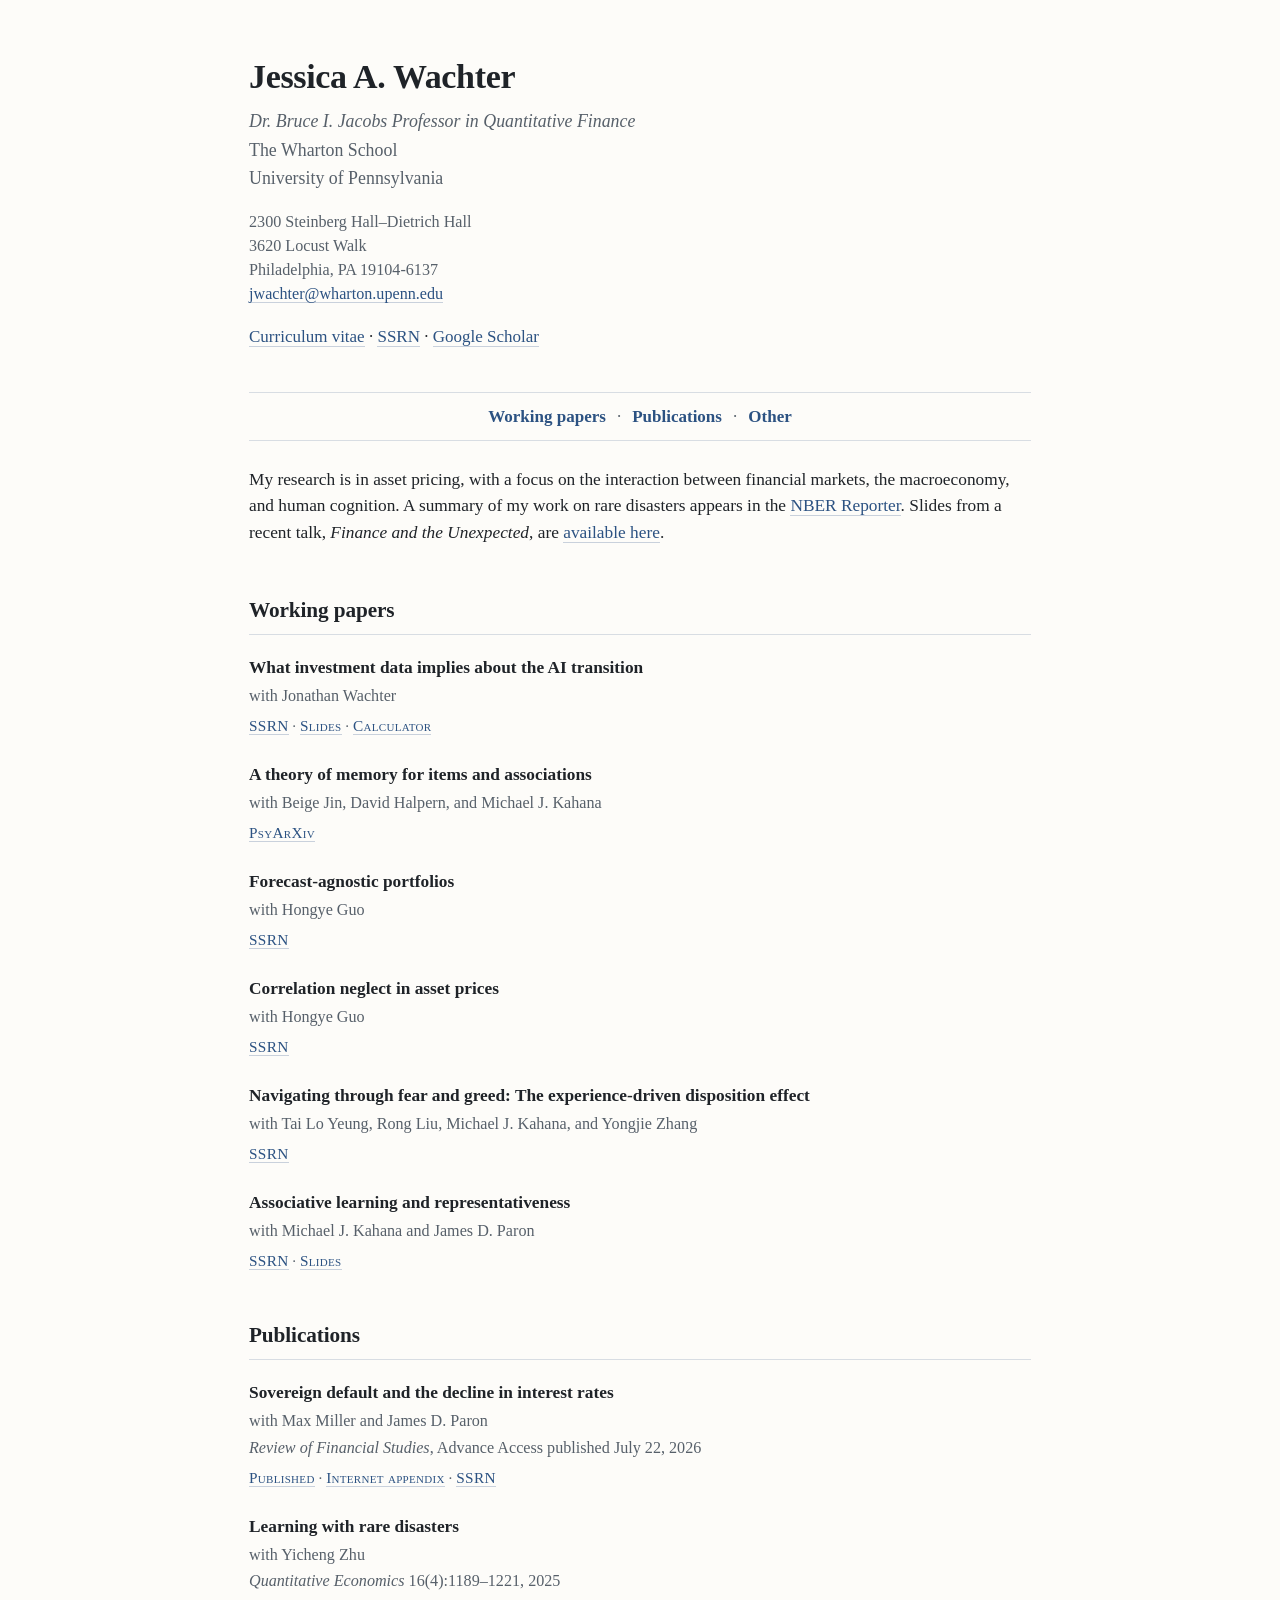
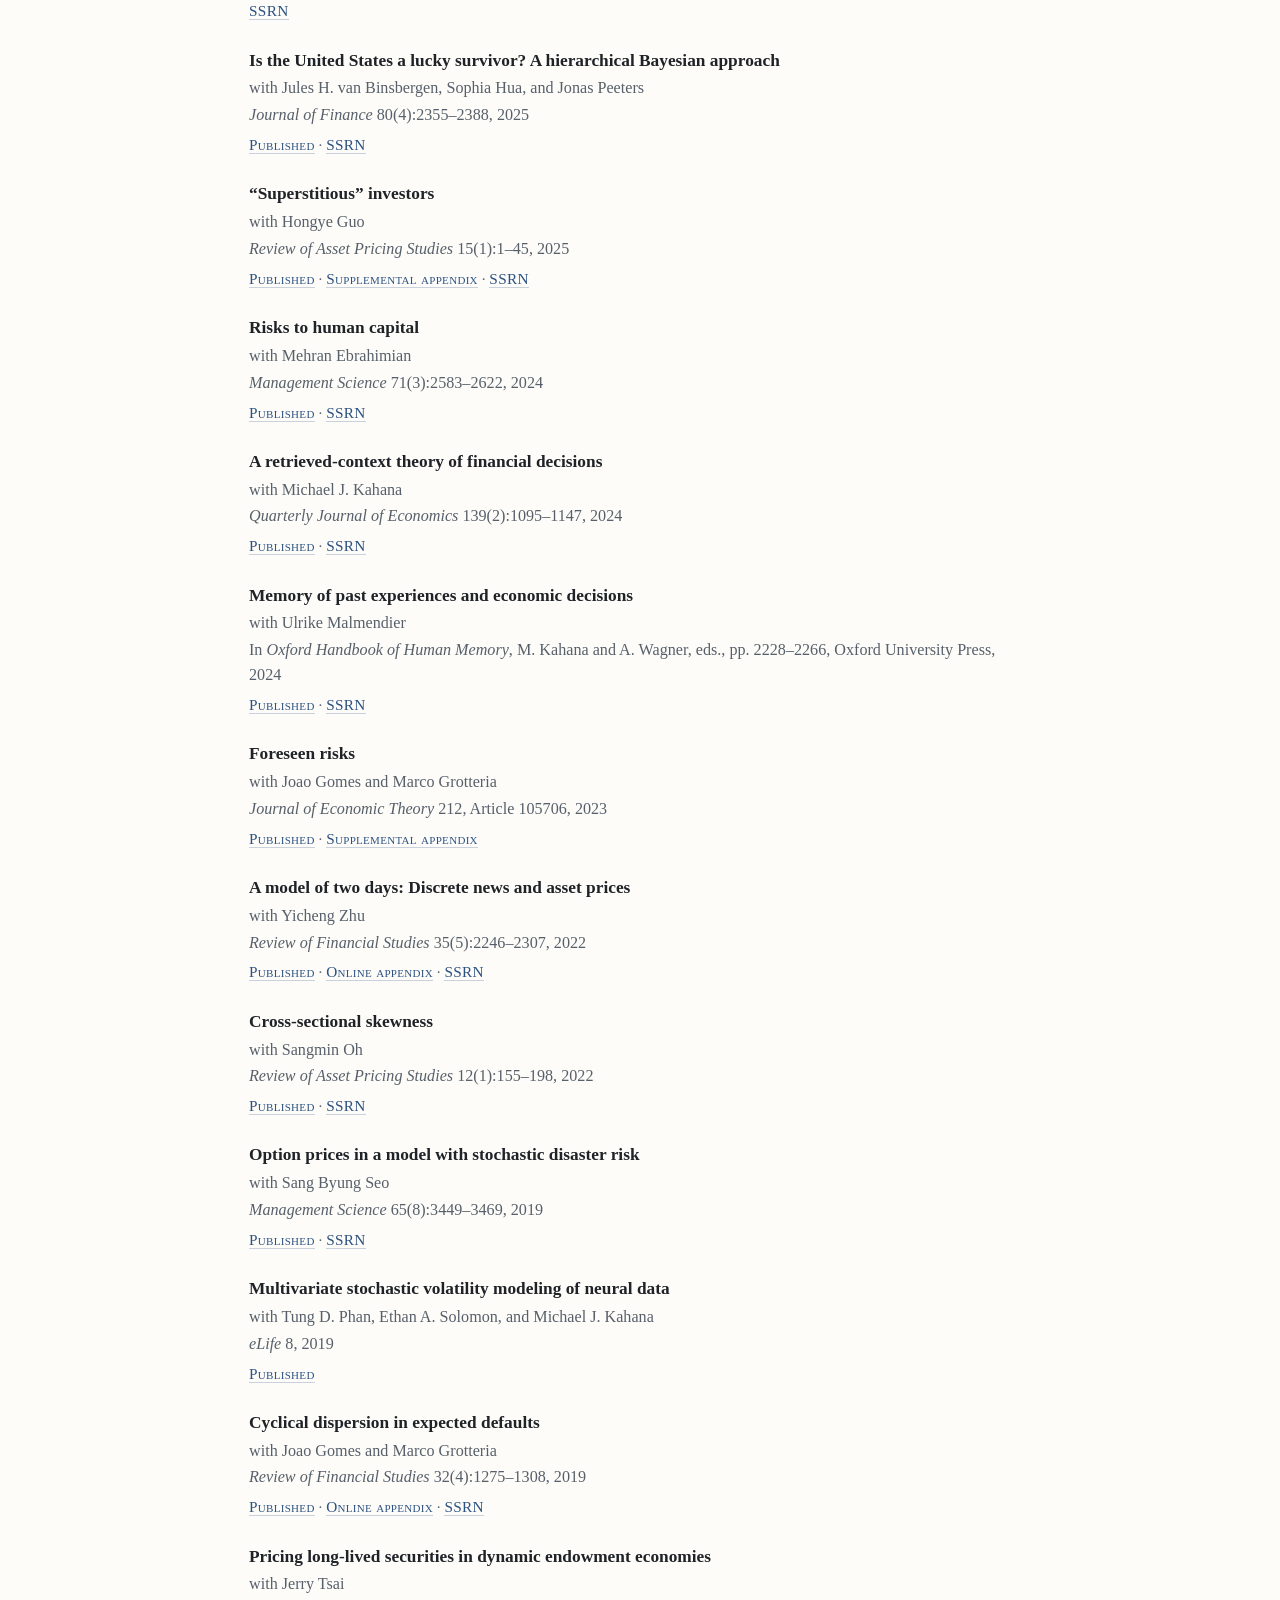
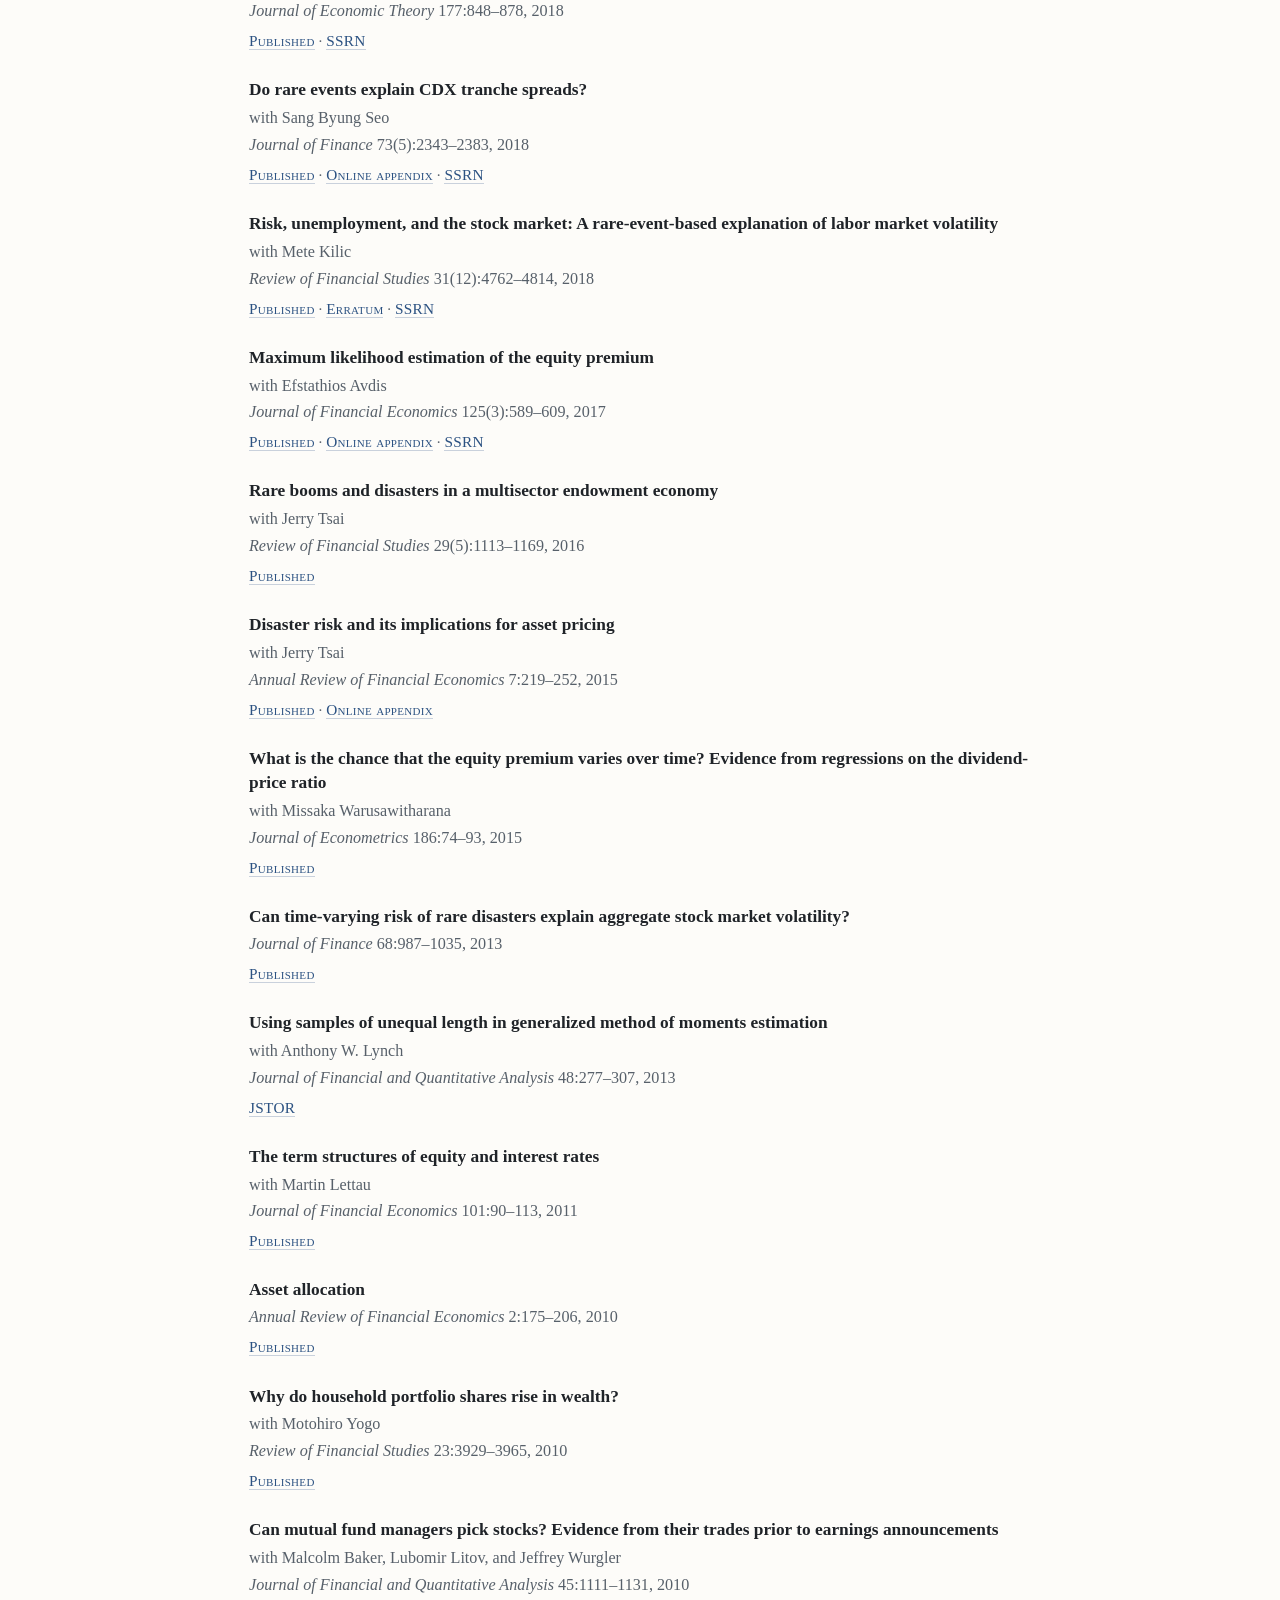
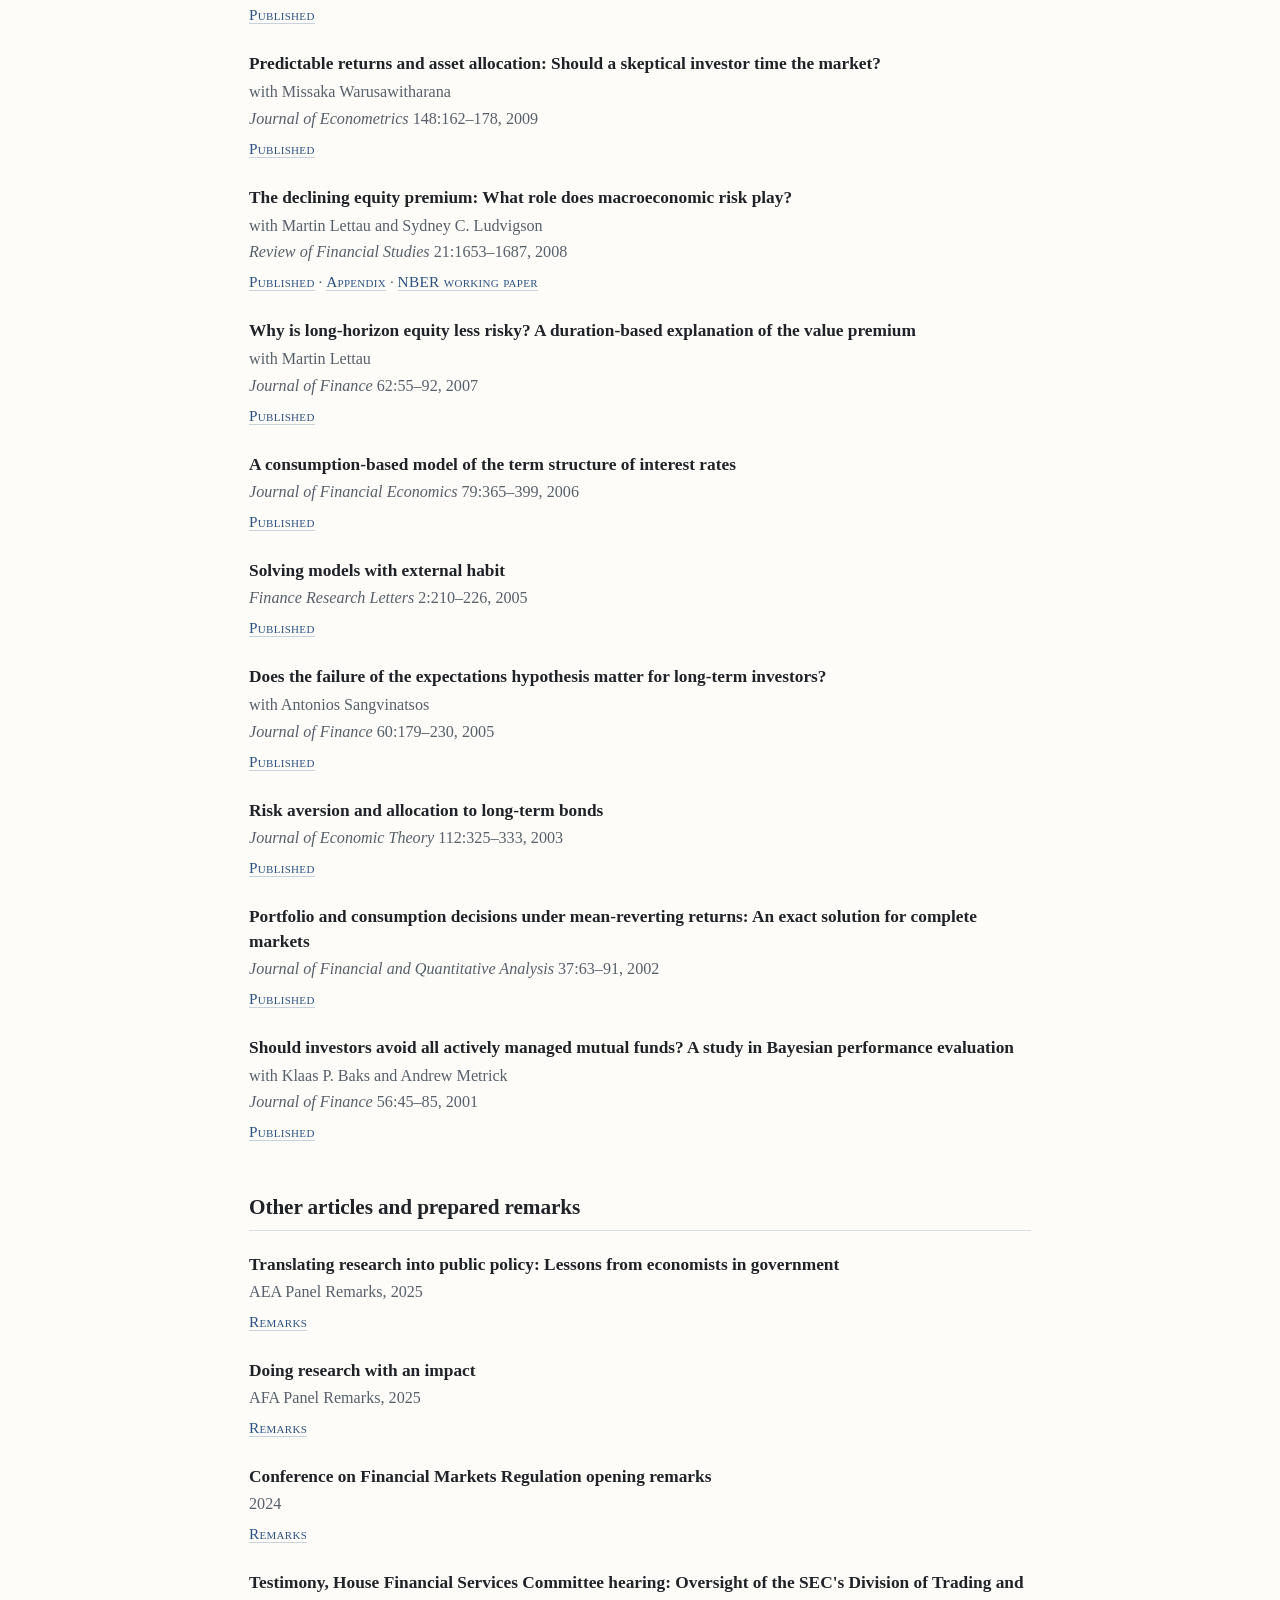
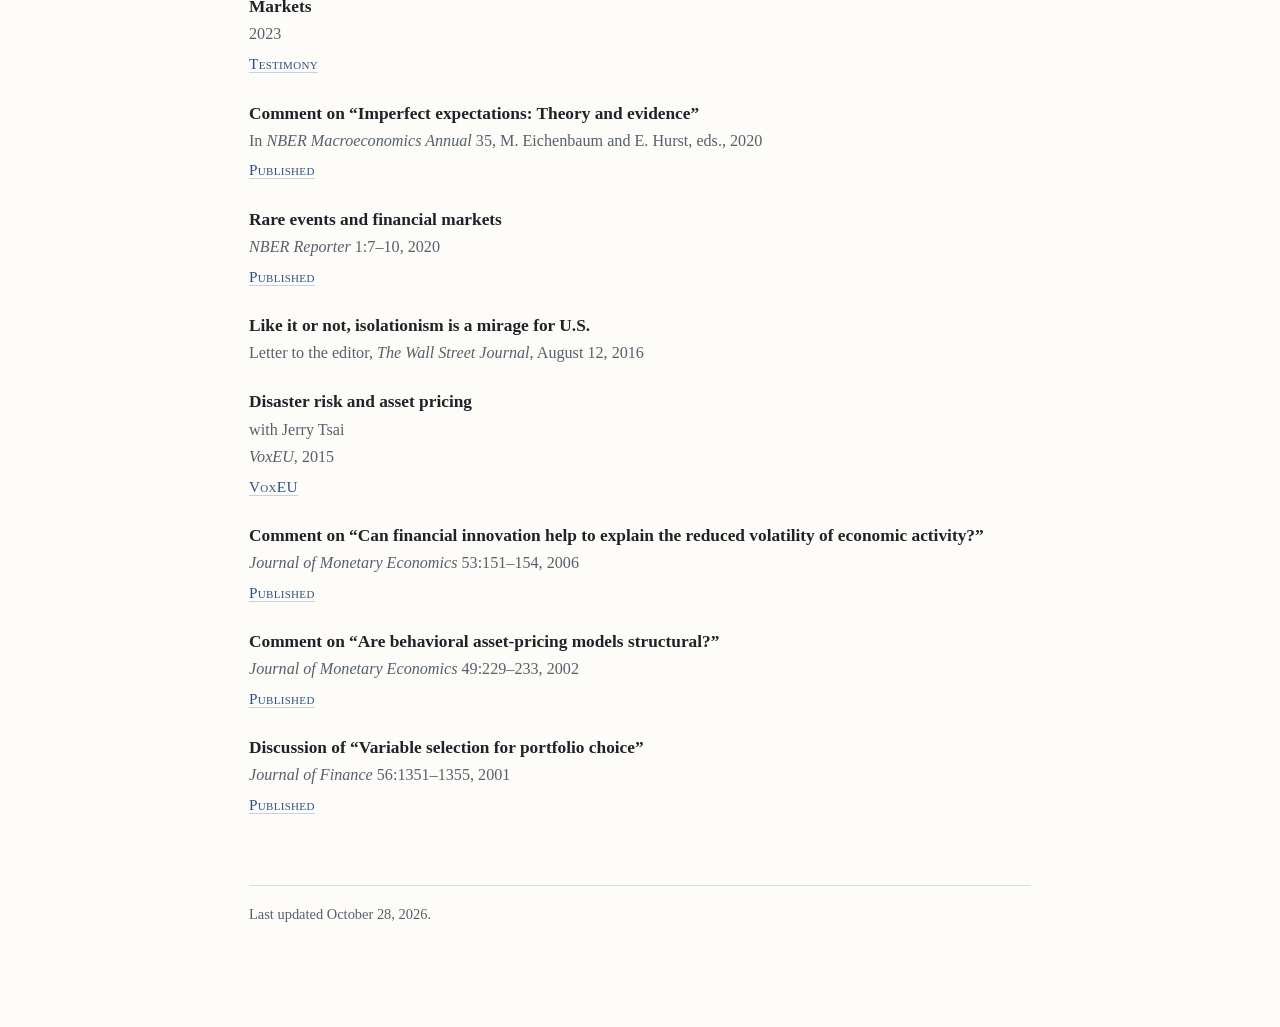
<file: index.html>
<!DOCTYPE html>
<html lang="en">
<head>
  <meta charset="utf-8">
  <meta name="viewport" content="width=device-width, initial-scale=1">
  <title>Jessica A. Wachter</title>
  <meta name="description" content="Jessica A. Wachter — Dr. Bruce I. Jacobs Professor in Quantitative Finance, The Wharton School, University of Pennsylvania.">
  <link rel="stylesheet" href="style.css">
</head>
<body>
<main>

  <header class="bio">
    <h1>Jessica A. Wachter</h1>
    <p class="title">Dr. Bruce I. Jacobs Professor in Quantitative Finance</p>
    <p class="affiliation">
      The Wharton School<br>
      University of Pennsylvania
    </p>
    <p class="contact">
      2300 Steinberg Hall&ndash;Dietrich Hall<br>
      3620 Locust Walk<br>
      Philadelphia, PA 19104-6137<br>
      <a href="mailto:jwachter@wharton.upenn.edu">jwachter@wharton.upenn.edu</a>
    </p>
    <p class="nav-links">
      <a href="cv.pdf">Curriculum vitae</a> &middot;
      <a href="https://papers.ssrn.com/Sol3/Cf_Dev/AbsByAuth.cfm?per_id=159310">SSRN</a> &middot;
      <a href="https://scholar.google.com/citations?user=-i2KYoQAAAAJ&amp;hl=en">Google Scholar</a>
    </p>
  </header>

  <nav class="section-nav" aria-label="Sections">
    <a href="#working-papers">Working papers</a> &middot;
    <a href="#publications">Publications</a> &middot;
    <a href="#other-articles">Other</a>
  </nav>

  <section id="overview">
    <p>
      My research is in asset pricing, with a focus on the interaction between
      financial markets, the macroeconomy, and human cognition. A summary of
      my work on rare disasters appears in the
      <a href="https://www.nber.org/reporter/2020number1/rare-events-and-financial-markets">NBER Reporter</a>.
      Slides from a recent talk, <em>Finance and the Unexpected</em>, are
      <a href="https://www.sec.gov/files/wachter-240509-macrofinance-society-2024.pdf">available here</a>.
    </p>
  </section>

  <section id="working-papers">
    <h2>Working papers</h2>
    <ol class="papers">

      <li>
        <span class="paper-title">What investment data implies about the AI transition</span>
        <span class="authors">with Jonathan Wachter</span>
        <span class="links">
          <a href="https://papers.ssrn.com/sol3/papers.cfm?abstract_id=6465519">SSRN</a>
          &middot;
          <a href="slides/WachterWachterAISlides.pdf">Slides</a>
          &middot;
          <a href="research/ai-transition/">Calculator</a>
        </span>
      </li>

      <li>
        <span class="paper-title">A theory of memory for items and associations</span>
        <span class="authors">with Beige Jin, David Halpern, and Michael J. Kahana</span>
        <span class="links">
          <a href="https://osf.io/preprints/psyarxiv/xm8v6_v2/">PsyArXiv</a>
        </span>
      </li>

      <li>
        <span class="paper-title">Forecast-agnostic portfolios</span>
        <span class="authors">with Hongye Guo</span>
        <span class="links">
          <a href="https://papers.ssrn.com/sol3/papers.cfm?abstract_id=5808182">SSRN</a>
        </span>
      </li>

      <li>
        <span class="paper-title">Correlation neglect in asset prices</span>
        <span class="authors">with Hongye Guo</span>
        <span class="links">
          <a href="https://papers.ssrn.com/sol3/papers.cfm?abstract_id=5268329">SSRN</a>
        </span>
      </li>

      <li>
        <span class="paper-title">Navigating through fear and greed: The experience-driven disposition effect</span>
        <span class="authors">with Tai Lo Yeung, Rong Liu, Michael J. Kahana, and Yongjie Zhang</span>
        <span class="links">
          <a href="https://papers.ssrn.com/sol3/papers.cfm?abstract_id=5290196">SSRN</a>
        </span>
      </li>

      <li>
        <span class="paper-title">Associative learning and representativeness</span>
        <span class="authors">with Michael J. Kahana and James D. Paron</span>
        <span class="links">
          <a href="https://papers.ssrn.com/sol3/papers.cfm?abstract_id=5027769">SSRN</a>
          &middot;
          <a href="slides/KahanaOnyishiParonWachterRepresentativenessSlides.pdf">Slides</a>
        </span>
      </li>

    </ol>
  </section>

  <section id="publications">
    <h2>Publications</h2>
    <ol class="papers">

      <li>
        <span class="paper-title">Sovereign default and the decline in interest rates</span>
        <span class="authors">with Max Miller and James D. Paron</span>
        <span class="meta"><em>Review of Financial Studies</em>, Advance Access published July 22, 2026</span>
        <span class="links">
          <a href="https://doi.org/10.1093/rfs/hhag025">Published</a> &middot;
          <a href="papers/MPWInternetAppendix.pdf">Internet appendix</a> &middot;
          <a href="https://papers.ssrn.com/sol3/papers.cfm?abstract_id=3641568">SSRN</a>
        </span>
      </li>

      <li>
        <span class="paper-title">Learning with rare disasters</span>
        <span class="authors">with Yicheng Zhu</span>
        <span class="meta"><em>Quantitative Economics</em> 16(4):1189&ndash;1221, 2025</span>
        <span class="links">
          <a href="https://papers.ssrn.com/sol3/papers.cfm?abstract_id=3407397">SSRN</a>
        </span>
      </li>

      <li>
        <span class="paper-title">Is the United States a lucky survivor? A hierarchical Bayesian approach</span>
        <span class="authors">with Jules H. van Binsbergen, Sophia Hua, and Jonas Peeters</span>
        <span class="meta"><em>Journal of Finance</em> 80(4):2355&ndash;2388, 2025</span>
        <span class="links">
          <a href="https://doi.org/10.1111/jofi.13452">Published</a> &middot;
          <a href="https://papers.ssrn.com/sol3/papers.cfm?abstract_id=3689958">SSRN</a>
        </span>
      </li>

      <li>
        <span class="paper-title">&ldquo;Superstitious&rdquo; investors</span>
        <span class="authors">with Hongye Guo</span>
        <span class="meta"><em>Review of Asset Pricing Studies</em> 15(1):1&ndash;45, 2025</span>
        <span class="links">
          <a href="https://doi.org/10.1093/rapstu/raae013">Published</a> &middot;
          <a href="papers/SupplementalAppendix.pdf">Supplemental appendix</a> &middot;
          <a href="https://papers.ssrn.com/sol3/papers.cfm?abstract_id=3245298">SSRN</a>
        </span>
      </li>

      <li>
        <span class="paper-title">Risks to human capital</span>
        <span class="authors">with Mehran Ebrahimian</span>
        <span class="meta"><em>Management Science</em> 71(3):2583&ndash;2622, 2024</span>
        <span class="links">
          <a href="https://doi.org/10.1287/mnsc.2022.03068">Published</a> &middot;
          <a href="https://papers.ssrn.com/sol3/papers.cfm?abstract_id=3443906">SSRN</a>
        </span>
      </li>

      <li>
        <span class="paper-title">A retrieved-context theory of financial decisions</span>
        <span class="authors">with Michael J. Kahana</span>
        <span class="meta"><em>Quarterly Journal of Economics</em> 139(2):1095&ndash;1147, 2024</span>
        <span class="links">
          <a href="https://academic.oup.com/qje/article/139/2/1095/7288672">Published</a> &middot;
          <a href="https://papers.ssrn.com/sol3/papers.cfm?abstract_id=3333248">SSRN</a>
        </span>
      </li>

      <li>
        <span class="paper-title">Memory of past experiences and economic decisions</span>
        <span class="authors">with Ulrike Malmendier</span>
        <span class="meta">In <em>Oxford Handbook of Human Memory</em>, M. Kahana and A. Wagner, eds., pp. 2228&ndash;2266, Oxford University Press, 2024</span>
        <span class="links">
          <a href="https://academic.oup.com/edited-volume/57928/chapter/475482667">Published</a> &middot;
          <a href="https://papers.ssrn.com/sol3/papers.cfm?abstract_id=4013583">SSRN</a>
        </span>
      </li>

      <li>
        <span class="paper-title">Foreseen risks</span>
        <span class="authors">with Joao Gomes and Marco Grotteria</span>
        <span class="meta"><em>Journal of Economic Theory</em> 212, Article 105706, 2023</span>
        <span class="links">
          <a href="https://www.sciencedirect.com/science/article/pii/S0022053123001023">Published</a> &middot;
          <a href="papers/SupplementalAppendixBanking.pdf">Supplemental appendix</a>
        </span>
      </li>

      <li>
        <span class="paper-title">A model of two days: Discrete news and asset prices</span>
        <span class="authors">with Yicheng Zhu</span>
        <span class="meta"><em>Review of Financial Studies</em> 35(5):2246&ndash;2307, 2022</span>
        <span class="links">
          <a href="https://academic.oup.com/rfs/article-abstract/35/5/2246/6329649">Published</a> &middot;
          <a href="papers/WachterZhuOnlineAppendix.pdf">Online appendix</a> &middot;
          <a href="https://papers.ssrn.com/sol3/papers.cfm?abstract_id=3044805">SSRN</a>
        </span>
      </li>

      <li>
        <span class="paper-title">Cross-sectional skewness</span>
        <span class="authors">with Sangmin Oh</span>
        <span class="meta"><em>Review of Asset Pricing Studies</em> 12(1):155&ndash;198, 2022</span>
        <span class="links">
          <a href="https://doi.org/10.1093/rapstu/raab023">Published</a> &middot;
          <a href="https://papers.ssrn.com/sol3/papers.cfm?abstract_id=3079715">SSRN</a>
        </span>
      </li>

      <li>
        <span class="paper-title">Option prices in a model with stochastic disaster risk</span>
        <span class="authors">with Sang Byung Seo</span>
        <span class="meta"><em>Management Science</em> 65(8):3449&ndash;3469, 2019</span>
        <span class="links">
          <a href="https://doi.org/10.1287/mnsc.2017.2978">Published</a> &middot;
          <a href="https://papers.ssrn.com/sol3/papers.cfm?abstract_id=2555700">SSRN</a>
        </span>
      </li>

      <li>
        <span class="paper-title">Multivariate stochastic volatility modeling of neural data</span>
        <span class="authors">with Tung D. Phan, Ethan A. Solomon, and Michael J. Kahana</span>
        <span class="meta"><em>eLife</em> 8, 2019</span>
        <span class="links">
          <a href="https://doi.org/10.7554/eLife.42950">Published</a>
        </span>
      </li>

      <li>
        <span class="paper-title">Cyclical dispersion in expected defaults</span>
        <span class="authors">with Joao Gomes and Marco Grotteria</span>
        <span class="meta"><em>Review of Financial Studies</em> 32(4):1275&ndash;1308, 2019</span>
        <span class="links">
          <a href="https://doi.org/10.1093/rfs/hhy085">Published</a> &middot;
          <a href="papers/GGWOnlineAppendix.pdf">Online appendix</a> &middot;
          <a href="https://papers.ssrn.com/sol3/papers.cfm?abstract_id=2949447">SSRN</a>
        </span>
      </li>

      <li>
        <span class="paper-title">Pricing long-lived securities in dynamic endowment economies</span>
        <span class="authors">with Jerry Tsai</span>
        <span class="meta"><em>Journal of Economic Theory</em> 177:848&ndash;878, 2018</span>
        <span class="links">
          <a href="https://doi.org/10.1016/j.jet.2018.07.008">Published</a> &middot;
          <a href="https://papers.ssrn.com/sol3/papers.cfm?abstract_id=2955337">SSRN</a>
        </span>
      </li>

      <li>
        <span class="paper-title">Do rare events explain CDX tranche spreads?</span>
        <span class="authors">with Sang Byung Seo</span>
        <span class="meta"><em>Journal of Finance</em> 73(5):2343&ndash;2383, 2018</span>
        <span class="links">
          <a href="https://doi.org/10.1111/jofi.12705">Published</a> &middot;
          <a href="papers/SeoWachterIA.pdf">Online appendix</a> &middot;
          <a href="https://papers.ssrn.com/sol3/papers.cfm?abstract_id=2839966">SSRN</a>
        </span>
      </li>

      <li>
        <span class="paper-title">Risk, unemployment, and the stock market: A rare-event-based explanation of labor market volatility</span>
        <span class="authors">with Mete Kilic</span>
        <span class="meta"><em>Review of Financial Studies</em> 31(12):4762&ndash;4814, 2018</span>
        <span class="links">
          <a href="https://doi.org/10.1093/rfs/hhy008">Published</a> &middot;
          <a href="papers/KilicWachterErratum.pdf">Erratum</a> &middot;
          <a href="https://papers.ssrn.com/sol3/papers.cfm?abstract_id=2541916">SSRN</a>
        </span>
      </li>

      <li>
        <span class="paper-title">Maximum likelihood estimation of the equity premium</span>
        <span class="authors">with Efstathios Avdis</span>
        <span class="meta"><em>Journal of Financial Economics</em> 125(3):589&ndash;609, 2017</span>
        <span class="links">
          <a href="https://www.sciencedirect.com/science/article/pii/S0304405X17301204">Published</a> &middot;
          <a href="papers/AvdisWachterOnlineAppendix.pdf">Online appendix</a> &middot;
          <a href="https://papers.ssrn.com/sol3/papers.cfm?abstract_id=2443529">SSRN</a>
        </span>
      </li>

      <li>
        <span class="paper-title">Rare booms and disasters in a multisector endowment economy</span>
        <span class="authors">with Jerry Tsai</span>
        <span class="meta"><em>Review of Financial Studies</em> 29(5):1113&ndash;1169, 2016</span>
        <span class="links">
          <a href="https://doi.org/10.1093/rfs/hhv074">Published</a>
        </span>
      </li>

      <li>
        <span class="paper-title">Disaster risk and its implications for asset pricing</span>
        <span class="authors">with Jerry Tsai</span>
        <span class="meta"><em>Annual Review of Financial Economics</em> 7:219&ndash;252, 2015</span>
        <span class="links">
          <a href="https://doi.org/10.1146/annurev-financial-111914-041906">Published</a> &middot;
          <a href="papers/TsaiWachterDisasterSurveyOnlineAppendix.pdf">Online appendix</a>
        </span>
      </li>

      <li>
        <span class="paper-title">What is the chance that the equity premium varies over time? Evidence from regressions on the dividend-price ratio</span>
        <span class="authors">with Missaka Warusawitharana</span>
        <span class="meta"><em>Journal of Econometrics</em> 186:74&ndash;93, 2015</span>
        <span class="links">
          <a href="https://doi.org/10.1016/j.jeconom.2014.05.018">Published</a>
        </span>
      </li>

      <li>
        <span class="paper-title">Can time-varying risk of rare disasters explain aggregate stock market volatility?</span>
        <span class="meta"><em>Journal of Finance</em> 68:987&ndash;1035, 2013</span>
        <span class="links">
          <a href="https://doi.org/10.1111/jofi.12018">Published</a>
        </span>
      </li>

      <li>
        <span class="paper-title">Using samples of unequal length in generalized method of moments estimation</span>
        <span class="authors">with Anthony W. Lynch</span>
        <span class="meta"><em>Journal of Financial and Quantitative Analysis</em> 48:277&ndash;307, 2013</span>
        <span class="links">
          <a href="https://www.jstor.org/stable/43303800">JSTOR</a>
        </span>
      </li>

      <li>
        <span class="paper-title">The term structures of equity and interest rates</span>
        <span class="authors">with Martin Lettau</span>
        <span class="meta"><em>Journal of Financial Economics</em> 101:90&ndash;113, 2011</span>
        <span class="links">
          <a href="https://doi.org/10.1016/j.jfineco.2011.02.014">Published</a>
        </span>
      </li>

      <li>
        <span class="paper-title">Asset allocation</span>
        <span class="meta"><em>Annual Review of Financial Economics</em> 2:175&ndash;206, 2010</span>
        <span class="links">
          <a href="https://doi.org/10.1146/annurev-financial-073009-104026">Published</a>
        </span>
      </li>

      <li>
        <span class="paper-title">Why do household portfolio shares rise in wealth?</span>
        <span class="authors">with Motohiro Yogo</span>
        <span class="meta"><em>Review of Financial Studies</em> 23:3929&ndash;3965, 2010</span>
        <span class="links">
          <a href="https://doi.org/10.1093/rfs/hhq092">Published</a>
        </span>
      </li>

      <li>
        <span class="paper-title">Can mutual fund managers pick stocks? Evidence from their trades prior to earnings announcements</span>
        <span class="authors">with Malcolm Baker, Lubomir Litov, and Jeffrey Wurgler</span>
        <span class="meta"><em>Journal of Financial and Quantitative Analysis</em> 45:1111&ndash;1131, 2010</span>
        <span class="links">
          <a href="https://doi.org/10.1017/S0022109010000426">Published</a>
        </span>
      </li>

      <li>
        <span class="paper-title">Predictable returns and asset allocation: Should a skeptical investor time the market?</span>
        <span class="authors">with Missaka Warusawitharana</span>
        <span class="meta"><em>Journal of Econometrics</em> 148:162&ndash;178, 2009</span>
        <span class="links">
          <a href="https://doi.org/10.1016/j.jeconom.2008.10.009">Published</a>
        </span>
      </li>

      <li>
        <span class="paper-title">The declining equity premium: What role does macroeconomic risk play?</span>
        <span class="authors">with Martin Lettau and Sydney C. Ludvigson</span>
        <span class="meta"><em>Review of Financial Studies</em> 21:1653&ndash;1687, 2008</span>
        <span class="links">
          <a href="https://doi.org/10.1093/rfs/hhm020">Published</a> &middot;
          <a href="papers/LettauLudvigsonWachter2008App.pdf">Appendix</a> &middot;
          <a href="papers/LettauLudvigsonWachter2008WP.pdf">NBER working paper</a>
        </span>
      </li>

      <li>
        <span class="paper-title">Why is long-horizon equity less risky? A duration-based explanation of the value premium</span>
        <span class="authors">with Martin Lettau</span>
        <span class="meta"><em>Journal of Finance</em> 62:55&ndash;92, 2007</span>
        <span class="links">
          <a href="https://doi.org/10.1111/j.1540-6261.2007.01201.x">Published</a>
        </span>
      </li>

      <li>
        <span class="paper-title">A consumption-based model of the term structure of interest rates</span>
        <span class="meta"><em>Journal of Financial Economics</em> 79:365&ndash;399, 2006</span>
        <span class="links">
          <a href="https://doi.org/10.1016/j.jfineco.2005.02.004">Published</a>
        </span>
      </li>

      <li>
        <span class="paper-title">Solving models with external habit</span>
        <span class="meta"><em>Finance Research Letters</em> 2:210&ndash;226, 2005</span>
        <span class="links">
          <a href="https://doi.org/10.1016/j.frl.2005.08.001">Published</a>
        </span>
      </li>

      <li>
        <span class="paper-title">Does the failure of the expectations hypothesis matter for long-term investors?</span>
        <span class="authors">with Antonios Sangvinatsos</span>
        <span class="meta"><em>Journal of Finance</em> 60:179&ndash;230, 2005</span>
        <span class="links">
          <a href="https://doi.org/10.1111/j.1540-6261.2005.00728.x">Published</a>
        </span>
      </li>

      <li>
        <span class="paper-title">Risk aversion and allocation to long-term bonds</span>
        <span class="meta"><em>Journal of Economic Theory</em> 112:325&ndash;333, 2003</span>
        <span class="links">
          <a href="https://doi.org/10.1016/S0022-0531(03)00062-0">Published</a>
        </span>
      </li>

      <li>
        <span class="paper-title">Portfolio and consumption decisions under mean-reverting returns: An exact solution for complete markets</span>
        <span class="meta"><em>Journal of Financial and Quantitative Analysis</em> 37:63&ndash;91, 2002</span>
        <span class="links">
          <a href="https://doi.org/10.2307/3594995">Published</a>
        </span>
      </li>

      <li>
        <span class="paper-title">Should investors avoid all actively managed mutual funds? A study in Bayesian performance evaluation</span>
        <span class="authors">with Klaas P. Baks and Andrew Metrick</span>
        <span class="meta"><em>Journal of Finance</em> 56:45&ndash;85, 2001</span>
        <span class="links">
          <a href="https://doi.org/10.1111/0022-1082.00319">Published</a>
        </span>
      </li>

    </ol>
  </section>

  <section id="other-articles">
    <h2>Other articles and prepared remarks</h2>
    <ol class="papers">

      <li>
        <span class="paper-title">Translating research into public policy: Lessons from economists in government</span>
        <span class="meta">AEA Panel Remarks, 2025</span>
        <span class="links">
          <a href="https://www.sec.gov/files/wachter-aea-panel-remarks-250105.pdf">Remarks</a>
        </span>
      </li>

      <li>
        <span class="paper-title">Doing research with an impact</span>
        <span class="meta">AFA Panel Remarks, 2025</span>
        <span class="links">
          <a href="https://www.sec.gov/newsroom/speeches-statements/2025-afa-panel-remarks-doing-research-impact">Remarks</a>
        </span>
      </li>

      <li>
        <span class="paper-title">Conference on Financial Markets Regulation opening remarks</span>
        <span class="meta">2024</span>
        <span class="links">
          <a href="https://www.sec.gov/files/wachter-cfmr-opening-remarks-240509.pdf">Remarks</a>
        </span>
      </li>

      <li>
        <span class="paper-title">Testimony, House Financial Services Committee hearing: Oversight of the SEC's Division of Trading and Markets</span>
        <span class="meta">2023</span>
        <span class="links">
          <a href="https://docs.house.gov/meetings/BA/BA16/20230622/116143/HHRG-118-BA16-Wstate-WachterJ-20230622.pdf">Testimony</a>
        </span>
      </li>

      <li>
        <span class="paper-title">Comment on &ldquo;Imperfect expectations: Theory and evidence&rdquo;</span>
        <span class="meta">In <em>NBER Macroeconomics Annual</em> 35, M. Eichenbaum and E. Hurst, eds., 2020</span>
        <span class="links">
          <a href="https://doi.org/10.1086/712314">Published</a>
        </span>
      </li>

      <li>
        <span class="paper-title">Rare events and financial markets</span>
        <span class="meta"><em>NBER Reporter</em> 1:7&ndash;10, 2020</span>
        <span class="links">
          <a href="https://www.nber.org/reporter/2020number1/rare-events-and-financial-markets">Published</a>
        </span>
      </li>

      <li>
        <span class="paper-title">Like it or not, isolationism is a mirage for U.S.</span>
        <span class="meta">Letter to the editor, <em>The Wall Street Journal</em>, August 12, 2016</span>
      </li>

      <li>
        <span class="paper-title">Disaster risk and asset pricing</span>
        <span class="authors">with Jerry Tsai</span>
        <span class="meta"><em>VoxEU</em>, 2015</span>
        <span class="links">
          <a href="https://cepr.org/voxeu/columns/disaster-risk-and-its-implications-asset-pricing">VoxEU</a>
        </span>
      </li>

      <li>
        <span class="paper-title">Comment on &ldquo;Can financial innovation help to explain the reduced volatility of economic activity?&rdquo;</span>
        <span class="meta"><em>Journal of Monetary Economics</em> 53:151&ndash;154, 2006</span>
        <span class="links">
          <a href="https://doi.org/10.1016/j.jmoneco.2005.10.008">Published</a>
        </span>
      </li>

      <li>
        <span class="paper-title">Comment on &ldquo;Are behavioral asset-pricing models structural?&rdquo;</span>
        <span class="meta"><em>Journal of Monetary Economics</em> 49:229&ndash;233, 2002</span>
        <span class="links">
          <a href="https://doi.org/10.1016/S0304-3932(01)00102-7">Published</a>
        </span>
      </li>

      <li>
        <span class="paper-title">Discussion of &ldquo;Variable selection for portfolio choice&rdquo;</span>
        <span class="meta"><em>Journal of Finance</em> 56:1351&ndash;1355, 2001</span>
        <span class="links">
          <a href="https://doi.org/10.1111/0022-1082.00370">Published</a>
        </span>
      </li>

    </ol>
  </section>

  <footer>
    <p>Last updated <time datetime="2026-10-28">October 28, 2026</time>.</p>
  </footer>

</main>
</body>
</html>
</file>
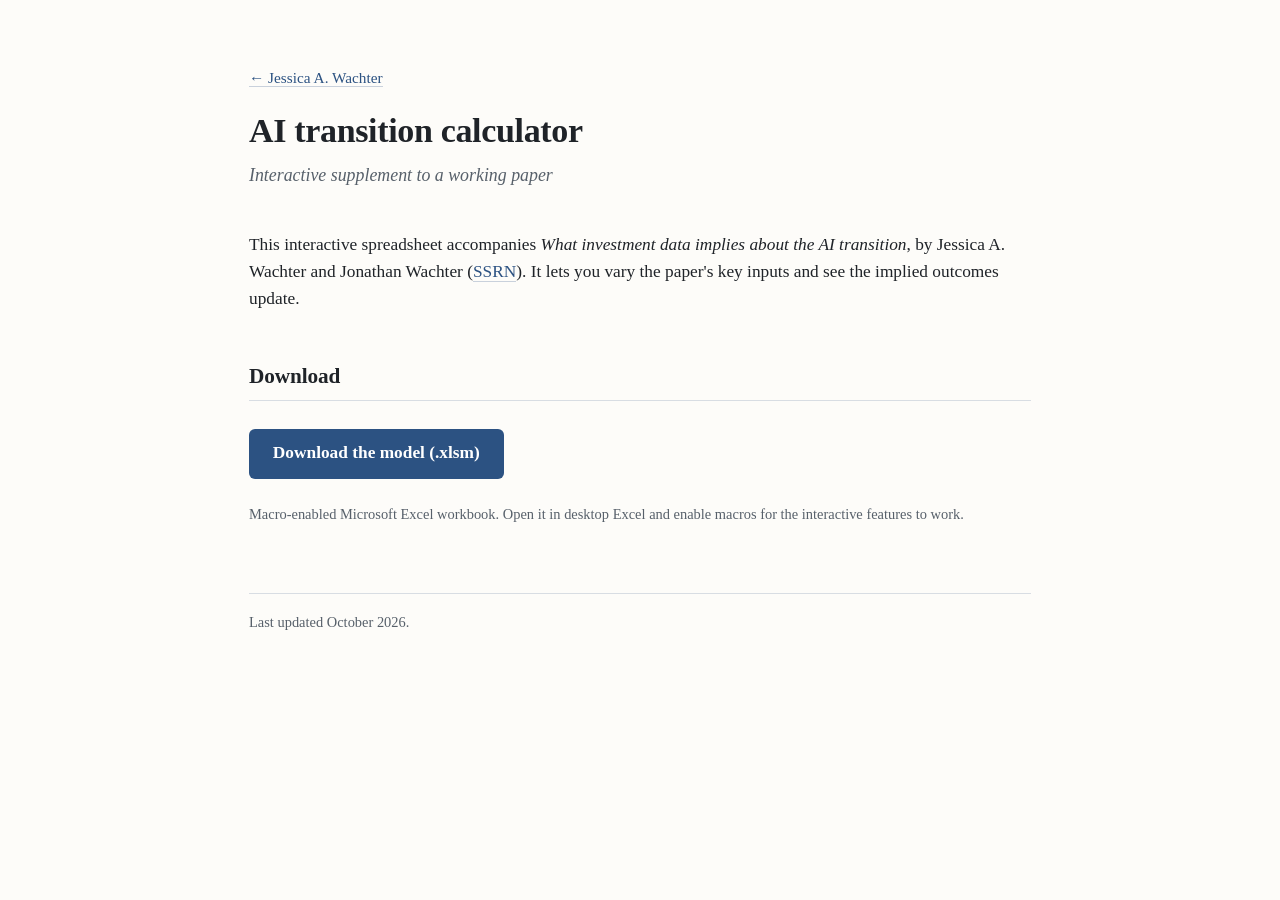
<file: research/ai-transition/index.html>
<!DOCTYPE html>
<html lang="en">
<head>
  <meta charset="utf-8">
  <meta name="viewport" content="width=device-width, initial-scale=1">
  <title>AI transition calculator &mdash; Jessica A. Wachter</title>
  <meta name="description" content="Downloadable interactive spreadsheet accompanying &ldquo;What investment data implies about the AI transition&rdquo; by Jessica A. Wachter and Jonathan Wachter.">
  <link rel="stylesheet" href="../../style.css">
  <style>
    .back { font-size: 0.9rem; }
    .download {
      display: inline-block;
      margin: 0.4rem 0;
      padding: 0.7rem 1.4rem;
      font-family: inherit;
      font-size: 1.02rem;
      font-weight: 600;
      color: #fff;
      background: var(--link);
      border: none;
      border-radius: 6px;
    }
    .download:hover { background: var(--link-hover); color: #fff; }
    .filemeta { font-size: 0.85rem; color: var(--muted); margin-top: 0.4rem; }
    .lead { font-size: 1.02rem; }
  </style>
</head>
<body>
<main>

  <p class="back"><a href="../../">&larr; Jessica A. Wachter</a></p>

  <header class="bio">
    <h1>AI transition calculator</h1>
    <p class="title">Interactive supplement to a working paper</p>
  </header>

  <section id="overview">
    <p class="lead">
      This interactive spreadsheet accompanies
      <em>What investment data implies about the AI transition</em>,
      by Jessica A. Wachter and Jonathan Wachter
      (<a href="https://papers.ssrn.com/sol3/papers.cfm?abstract_id=6465519">SSRN</a>).
      It lets you vary the paper's key inputs and see the implied outcomes update.
    </p>
  </section>

  <section id="download">
    <h2>Download</h2>
    <p>
      <a class="download" href="ai-transition-model.xlsm" download>Download the model (.xlsm)</a>
    </p>
    <p class="filemeta">
      Macro-enabled Microsoft Excel workbook. Open it in desktop Excel and
      enable macros for the interactive features to work.
    </p>
  </section>

  <footer>
    <p>Last updated <time datetime="2026-10-23">October 2026</time>.</p>
  </footer>

</main>
</body>
</html>
</file>
<file: style.css>
:root {
  --text: #1f2328;
  --muted: #57606a;
  --rule: #d8dde3;
  --link: #2c5282;
  --link-hover: #1a365d;
  --bg: #fdfcf9;
  --max-width: 46rem;
}

* { box-sizing: border-box; }

html {
  font-size: 17px;
  scroll-behavior: smooth;
}

body {
  margin: 0;
  padding: 3rem 1.25rem 6rem;
  font-family: "Charter", "Iowan Old Style", "Palatino", "Georgia", serif;
  color: var(--text);
  background: var(--bg);
  line-height: 1.55;
  -webkit-font-smoothing: antialiased;
}

main {
  max-width: var(--max-width);
  margin: 0 auto;
}

a {
  color: var(--link);
  text-decoration: none;
  border-bottom: 1px solid rgba(44, 82, 130, 0.25);
  transition: color 0.12s, border-color 0.12s;
}

a:hover {
  color: var(--link-hover);
  border-bottom-color: var(--link-hover);
}

a[href="#"] {
  color: var(--muted);
  border-bottom-style: dotted;
  border-bottom-color: var(--muted);
}

/* ---------- bio header ---------- */

.bio {
  margin-bottom: 2.5rem;
}

.bio h1 {
  font-size: 2rem;
  font-weight: 600;
  letter-spacing: -0.01em;
  margin: 0 0 0.25rem;
}

.bio .title {
  margin: 0;
  font-size: 1.05rem;
  font-style: italic;
  color: var(--muted);
}

.bio .affiliation {
  margin: 0.1rem 0 1rem;
  font-size: 1.05rem;
  color: var(--muted);
}

.bio .contact {
  margin: 0 0 1rem;
  font-size: 0.95rem;
  color: var(--muted);
  line-height: 1.5;
}

.bio .contact a {
  color: var(--link);
}

.bio .nav-links {
  margin: 0;
  font-size: 1rem;
}

/* ---------- section nav (jump-to-section bar under the bio) ---------- */

.section-nav {
  margin: 1.5rem 0 0;
  padding: 0.6rem 0;
  border-top: 1px solid var(--rule);
  border-bottom: 1px solid var(--rule);
  font-size: 1rem;
  text-align: center;
  color: var(--muted);
}

.section-nav a {
  display: inline-block;
  margin: 0 0.4rem;
  border-bottom: none;
  font-weight: 600;
}

.section-nav a:hover {
  border-bottom: 1px solid var(--link-hover);
}

/* ---------- sections ---------- */

section {
  margin-top: 2.75rem;
}

#overview {
  margin-top: 1.5rem;
  font-size: 1.02rem;
}

#overview p {
  margin: 0;
}

h2 {
  font-size: 1.25rem;
  font-weight: 600;
  letter-spacing: -0.005em;
  margin: 0 0 1.25rem;
  padding-bottom: 0.4rem;
  border-bottom: 1px solid var(--rule);
}

/* ---------- paper list ---------- */

ol.papers {
  list-style: none;
  margin: 0;
  padding: 0;
  counter-reset: paper;
}

ol.papers > li {
  position: relative;
  margin: 0 0 1.5rem;
  padding-left: 0;
}

ol.papers > li:last-child {
  margin-bottom: 0;
}

.paper-title {
  display: block;
  font-weight: 600;
  font-size: 1.02rem;
  color: var(--text);
  line-height: 1.4;
}

.authors {
  display: block;
  font-size: 0.95rem;
  color: var(--muted);
  margin-top: 0.15rem;
}

.meta {
  display: block;
  font-size: 0.95rem;
  color: var(--muted);
  margin-top: 0.1rem;
}

.links {
  display: block;
  font-size: 0.9rem;
  margin-top: 0.35rem;
  color: var(--muted);
}

.links a {
  font-variant: small-caps;
  letter-spacing: 0.02em;
}

/* ---------- footer ---------- */

footer {
  margin-top: 4rem;
  padding-top: 1rem;
  border-top: 1px solid var(--rule);
  font-size: 0.85rem;
  color: var(--muted);
}

footer p {
  margin: 0;
}

/* ---------- responsive ---------- */

@media (max-width: 40rem) {
  body { padding: 2rem 1rem 4rem; }
  html { font-size: 16px; }
  .bio h1 { font-size: 1.7rem; }
}
</file>
